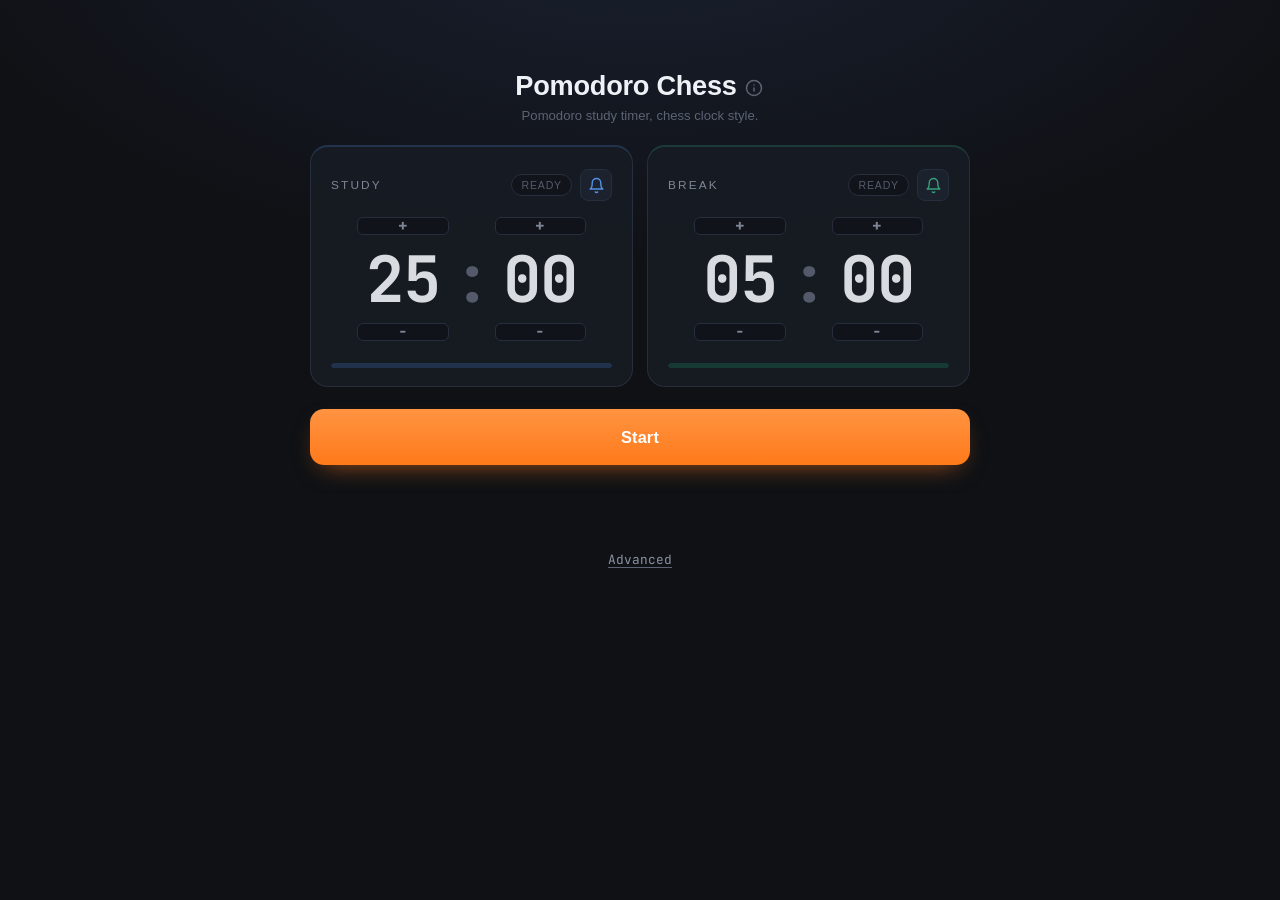
<file: index.html>
<!DOCTYPE html>
<html lang="en">
<head>
<meta charset="UTF-8">
<meta name="viewport" content="width=device-width, initial-scale=1.0, viewport-fit=cover">
<title>Pomodoro Chess</title>
<link rel="icon" href="data:image/svg+xml,<svg xmlns='http://www.w3.org/2000/svg' viewBox='0 0 100 100'><text y='.9em' font-size='90'>🍅</text></svg>">
<link rel="preconnect" href="https://fonts.googleapis.com">
<link rel="preconnect" href="https://fonts.gstatic.com" crossorigin>
<link href="https://fonts.googleapis.com/css2?family=JetBrains+Mono:wght@500;700&display=swap" rel="stylesheet">
<link rel="stylesheet" href="style.css">
</head>
<body>
  <div class="wrap">
    <header>
      <h1>Pomodoro Chess<button class="info-btn" id="infoBtn" type="button" aria-label="How it works" title="How it works"><svg viewBox="0 0 24 24" fill="none" stroke="currentColor" stroke-width="2" stroke-linecap="round" stroke-linejoin="round" aria-hidden="true"><circle cx="12" cy="12" r="10"/><line x1="12" y1="16" x2="12" y2="12"/><line x1="12" y1="8" x2="12.01" y2="8"/></svg></button></h1>
      <p class="subtitle">Pomodoro study timer, chess clock style.</p>
    </header>

    <div class="timer-section">
    <section class="cards">
      <div class="card-spotlight" id="cardSpotlight"></div>
      <div class="card idle" data-t="study" id="cardStudy">
        <div class="top">
          <span class="name">Study</span>
          <div style="display:flex;align-items:center;gap:8px;">
            <span class="pill" id="pillStudy">ready</span>
            <button class="sound-btn" id="studySoundBtn" type="button" aria-label="Ring when study ends" title="Ring when study ends">
              <svg class="icon-on" viewBox="0 0 24 24" fill="none" stroke="currentColor" stroke-width="2" stroke-linecap="round" stroke-linejoin="round" aria-hidden="true">
                <path d="M18 8A6 6 0 0 0 6 8c0 7-3 9-3 9h18s-3-2-3-9"/>
                <path d="M13.73 21a2 2 0 0 1-3.46 0"/>
              </svg>
              <svg class="icon-off" viewBox="0 0 24 24" fill="none" stroke="currentColor" stroke-width="2" stroke-linecap="round" stroke-linejoin="round" aria-hidden="true">
                <path d="M13.73 21a2 2 0 0 1-3.46 0"/>
                <path d="M18.63 13A17.89 17.89 0 0 1 18 8"/>
                <path d="M6.26 6.26A5.86 5.86 0 0 0 6 8c0 7-3 9-3 9h14"/>
                <path d="M18 8a6 6 0 0 0-9.33-5"/>
                <line x1="1" y1="1" x2="23" y2="23"/>
              </svg>
            </button>
          </div>
        </div>
        <div class="card-editor" id="studyEditor">
          <div class="stepper">
            <button class="step-btn" id="studyMinInc" type="button" aria-label="Increase study minutes">+</button>
            <input class="step-val" id="studyMinVal" type="text" inputmode="numeric" value="25" autocomplete="off" aria-label="Study minutes">
            <button class="step-btn" id="studyMinDec" type="button" aria-label="Decrease study minutes">−</button>
          </div>
          <span class="colon">:</span>
          <div class="stepper">
            <button class="step-btn" id="studySecInc" type="button" aria-label="Increase study seconds">+</button>
            <input class="step-val" id="studySecVal" type="text" inputmode="numeric" value="00" autocomplete="off" aria-label="Study seconds">
            <button class="step-btn" id="studySecDec" type="button" aria-label="Decrease study seconds">−</button>
          </div>
        </div>
        <div class="time hidden" id="timeStudy">25:00</div>
        <div class="bar hidden" id="barWrapStudy"><i id="barStudy"></i></div>
      </div>

      <div class="card idle" data-t="break" id="cardBreak">
        <div class="top">
          <span class="name">Break</span>
          <div style="display:flex;align-items:center;gap:8px;">
            <span class="pill" id="pillBreak">ready</span>
            <button class="sound-btn break-sound" id="breakSoundBtn" type="button" aria-label="Ring when break ends" title="Ring when break ends">
              <svg class="icon-on" viewBox="0 0 24 24" fill="none" stroke="currentColor" stroke-width="2" stroke-linecap="round" stroke-linejoin="round" aria-hidden="true">
                <path d="M18 8A6 6 0 0 0 6 8c0 7-3 9-3 9h18s-3-2-3-9"/>
                <path d="M13.73 21a2 2 0 0 1-3.46 0"/>
              </svg>
              <svg class="icon-off" viewBox="0 0 24 24" fill="none" stroke="currentColor" stroke-width="2" stroke-linecap="round" stroke-linejoin="round" aria-hidden="true">
                <path d="M13.73 21a2 2 0 0 1-3.46 0"/>
                <path d="M18.63 13A17.89 17.89 0 0 1 18 8"/>
                <path d="M6.26 6.26A5.86 5.86 0 0 0 6 8c0 7-3 9-3 9h14"/>
                <path d="M18 8a6 6 0 0 0-9.33-5"/>
                <line x1="1" y1="1" x2="23" y2="23"/>
              </svg>
            </button>
          </div>
        </div>
        <div class="card-editor" id="breakEditor">
          <div class="stepper">
            <button class="step-btn" id="breakMinInc" type="button" aria-label="Increase break minutes">+</button>
            <input class="step-val" id="breakMinVal" type="text" inputmode="numeric" value="05" autocomplete="off" aria-label="Break minutes">
            <button class="step-btn" id="breakMinDec" type="button" aria-label="Decrease break minutes">−</button>
          </div>
          <span class="colon">:</span>
          <div class="stepper">
            <button class="step-btn" id="breakSecInc" type="button" aria-label="Increase break seconds">+</button>
            <input class="step-val" id="breakSecVal" type="text" inputmode="numeric" value="00" autocomplete="off" aria-label="Break seconds">
            <button class="step-btn" id="breakSecDec" type="button" aria-label="Decrease break seconds">−</button>
          </div>
        </div>
        <div class="time hidden" id="timeBreak">05:00</div>
        <div class="bar hidden" id="barWrapBreak"><i id="barBreak"></i></div>
      </div>
    </section>

    <div class="modal-overlay" id="infoModal" role="dialog" aria-modal="true" aria-labelledby="modalTitle">
      <div class="modal">
        <button class="modal-close" id="modalClose" type="button" aria-label="Close">
          <svg viewBox="0 0 24 24" fill="none" stroke="currentColor" stroke-width="2" stroke-linecap="round" stroke-linejoin="round" aria-hidden="true"><line x1="18" y1="6" x2="6" y2="18"/><line x1="6" y1="6" x2="18" y2="18"/></svg>
        </button>
        <h2 id="modalTitle">Study ⇄ Break</h2>
        <p class="modal-eyebrow">How it works</p>

        <h3>Two timers, one active at a time</h3>
        <p>Press <strong>Start</strong> to begin studying. Press <strong>Switch to break</strong> to move to Break. Only one timer ticks at a time.</p>

        <h3>Study expires → break time banks up</h3>
        <p>When Study hits zero it resets and keeps running — a break block is <strong>added</strong> to Break. You choose when to take the break.</p>

        <h3>Break expires → study resumes</h3>
        <p>When Break runs out, Study takes over automatically.</p>
      </div>
    </div>

    <div class="actions">
      <button class="btn stop hidden" id="stopBtn" type="button">
        <svg viewBox="0 0 24 24" fill="none" stroke="currentColor" stroke-width="2" stroke-linecap="round" stroke-linejoin="round" aria-hidden="true">
          <path d="M3 3l18 18"/><path d="M18.5 14.5V11a6.5 6.5 0 0 0-9.2-5.9"/><path d="M6 8.2V11c0 3-1.5 4.2-2 5h11.5"/><path d="M10.3 21a2 2 0 0 0 3.4 0"/>
        </svg>
        Stop sound
      </button>
      <button class="btn primary" id="mainBtn" type="button">Start</button>
      <button class="btn ghost" id="resetBtn" type="button">Reset</button>
    </div>
    </div><!-- /.timer-section -->

    <button class="avanzate-toggle" id="avanzateToggle" type="button" aria-expanded="false">Advanced</button>

    <div class="avanzate-panel" id="avanzatePanel">
      <div class="stats-bar">
        <div class="stat-block">
          <span class="stat-label">Goal sound</span>
          <button class="sound-btn goal-sound-btn" id="goalSoundBtn" type="button" aria-label="Goal completion sound" title="Goal completion sound">
            <svg class="icon-on" viewBox="0 0 24 24" fill="none" stroke="currentColor" stroke-width="2" stroke-linecap="round" stroke-linejoin="round" aria-hidden="true">
              <path d="M18 8A6 6 0 0 0 6 8c0 7-3 9-3 9h18s-3-2-3-9"/>
              <path d="M13.73 21a2 2 0 0 1-3.46 0"/>
            </svg>
            <svg class="icon-off" viewBox="0 0 24 24" fill="none" stroke="currentColor" stroke-width="2" stroke-linecap="round" stroke-linejoin="round" aria-hidden="true">
              <path d="M13.73 21a2 2 0 0 1-3.46 0"/>
              <path d="M18.63 13A17.89 17.89 0 0 1 18 8"/>
              <path d="M6.26 6.26A5.86 5.86 0 0 0 6 8c0 7-3 9-3 9h14"/>
              <path d="M18 8a6 6 0 0 0-9.33-5"/>
              <line x1="1" y1="1" x2="23" y2="23"/>
            </svg>
          </button>
        </div>
        <div class="stat-divider"></div>
        <div class="stat-block">
          <span class="stat-label">Cycles</span>
          <div class="cycle-row">
            <span class="stat-num" id="statCycleCount">0</span>
            <span class="cycle-slash">/</span>
            <span class="stat-num" id="statCycleGoal">4</span>
          </div>
          <div class="goal-wrap">
            <button class="goal-btn" id="goalDec" type="button" aria-label="Decrease goal">−</button>
            <button class="goal-btn" id="goalInc" type="button" aria-label="Increase goal">+</button>
          </div>
        </div>
        <div class="stat-divider"></div>
        <div class="stat-block">
          <span class="stat-label">Streak</span>
          <span class="streak-val" id="statStreak">–</span>
          <span class="stat-label" style="margin-top:6px">Studied</span>
          <span class="streak-val" id="statTotalStudied">0:00</span>
        </div>
      </div>

      <div class="session-log" id="sessionLogDetails">
        <div class="log-summary">Today · <span id="statLogCount">0 cycles</span></div>
        <ol class="log-list" id="sessionLogList"></ol>
      </div>

      <div class="avanzate-controls">
        <button class="avanzate-clear" id="clearAllBtn" type="button">Clear all</button>
      </div>
    </div>

  </div>

<script src="app.js"></script>
</body>
</html>
</file>
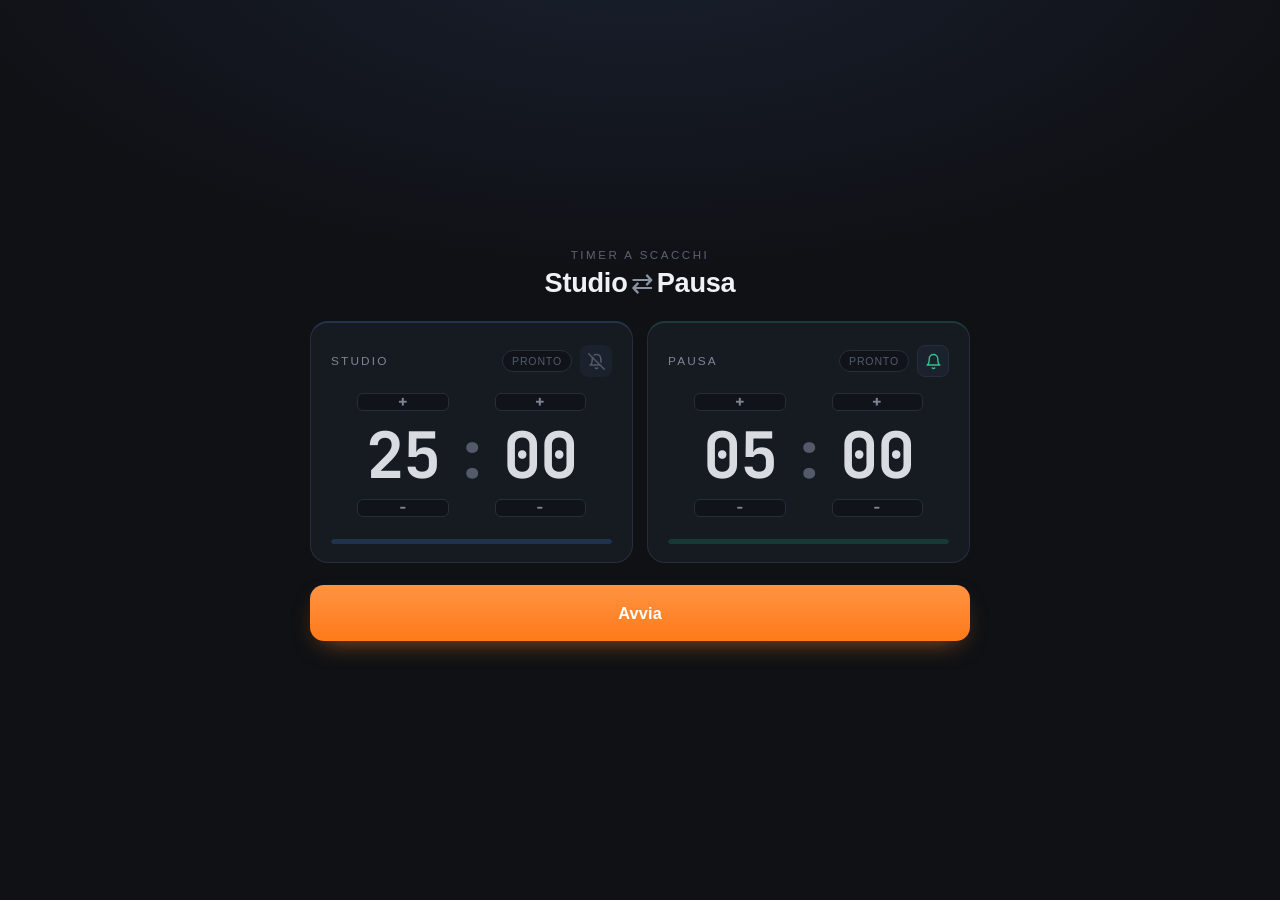
<file: pomodoro-scacchi.html>
<!DOCTYPE html>
<html lang="it">
<head>
<meta charset="UTF-8">
<meta name="viewport" content="width=device-width, initial-scale=1.0, viewport-fit=cover">
<title>Studio ⇄ Pausa — timer a scacchi</title>
<link rel="preconnect" href="https://fonts.googleapis.com">
<link rel="preconnect" href="https://fonts.gstatic.com" crossorigin>
<link href="https://fonts.googleapis.com/css2?family=JetBrains+Mono:wght@500;700&display=swap" rel="stylesheet">
<style>
  :root{
    --bg:#0f1115;
    --bg2:#11141b;
    --surface:#171b23;
    --surface-2:#1e2430;
    --line:#2a3140;
    --text:#eef1f6;
    --muted:#8b93a3;
    --faint:#5c6373;
    --study:#5b9dff;
    --study-glow:rgba(91,157,255,.30);
    --break:#33d39a;
    --break-glow:rgba(51,211,154,.28);
    --orange:#ff7a1a;
    --orange-2:#ff9342;
    --orange-press:#e5680a;
    --red:#ff4d52;
    --red-2:#ff7378;
    --radius:18px;
    --mono:"JetBrains Mono",ui-monospace,SFMono-Regular,Menlo,Consolas,monospace;
    --sans:-apple-system,BlinkMacSystemFont,"Segoe UI",Roboto,Helvetica,Arial,sans-serif;
  }

  *{box-sizing:border-box;}
  html,body{height:100%;}
  body{
    margin:0;
    font-family:var(--sans);
    color:var(--text);
    background:
      radial-gradient(1200px 600px at 50% -10%, #1a2030 0%, transparent 60%),
      var(--bg);
    -webkit-font-smoothing:antialiased;
    display:flex;
    justify-content:center;
    padding:max(20px,env(safe-area-inset-top)) 18px calc(28px + env(safe-area-inset-bottom));
  }

  .wrap{
    width:100%;
    max-width:660px;
    margin:auto;
    display:flex;
    flex-direction:column;
    gap:22px;
  }

  /* ---- header ---- */
  header{text-align:center;}
  .eyebrow{
    font-size:.72rem;
    letter-spacing:.22em;
    text-transform:uppercase;
    color:var(--faint);
    margin:0 0 6px;
  }
  h1{
    margin:0;
    font-size:clamp(1.35rem,5vw,1.7rem);
    font-weight:700;
    letter-spacing:-.01em;
  }
  h1 .swap{color:var(--muted);font-weight:500;padding:0 .12em;}

  /* ---- timer cards ---- */
  .cards{
    display:grid;
    grid-template-columns:repeat(auto-fit,minmax(225px,1fr));
    gap:14px;
  }
  .card{
    position:relative;
    background:var(--surface);
    border:1px solid var(--line);
    border-radius:var(--radius);
    padding:22px 20px 18px;
    overflow:hidden;
    transition:border-color .25s, background .25s, box-shadow .35s, opacity .25s, transform .25s;
  }
  .card .top{
    display:flex;
    align-items:center;
    justify-content:space-between;
    margin-bottom:8px;
  }
  .card .name{
    font-size:.74rem;
    letter-spacing:.18em;
    text-transform:uppercase;
    color:var(--muted);
  }
  .pill{
    font-size:.66rem;
    letter-spacing:.08em;
    text-transform:uppercase;
    padding:4px 9px;
    border-radius:999px;
    color:var(--faint);
    border:1px solid var(--line);
    background:var(--bg2);
    white-space:nowrap;
  }
  .time{
    font-family:var(--mono);
    font-weight:700;
    font-size:clamp(2.9rem,13vw,4rem);
    line-height:1;
    letter-spacing:-.02em;
    color:var(--text);
    font-variant-numeric:tabular-nums;
    transition:color .25s;
  }
  .bar{
    margin-top:16px;
    height:5px;
    border-radius:999px;
    background:var(--bg2);
    overflow:hidden;
  }
  .bar > i{
    display:block;
    height:100%;
    width:100%;
    border-radius:999px;
    background:var(--faint);
    transition:width .25s linear, background .25s;
  }

  /* study / break identity */
  .card[data-t="study"]{border-top:2px solid rgba(91,157,255,.22);}
  .card[data-t="break"]{border-top:2px solid rgba(51,211,154,.20);}
  .card[data-t="study"] .dot-c{background:var(--study);}
  .card[data-t="break"] .dot-c{background:var(--break);}

  /* active state */
  .card.active{background:var(--surface-2);}
  .card[data-t="study"].active{
    border-color:var(--study);
    box-shadow:0 0 0 1px var(--study), 0 14px 40px -12px var(--study-glow);
  }
  .card[data-t="break"].active{
    border-color:var(--break);
    box-shadow:0 0 0 1px var(--break), 0 14px 40px -12px var(--break-glow);
  }
  .card[data-t="study"].active .time{color:#bcd6ff;}
  .card[data-t="break"].active .time{color:#a9f0d6;}
  .card[data-t="study"].active .bar > i{background:var(--study);}
  .card[data-t="break"].active .bar > i{background:var(--break);}
  .card[data-t="study"].active .pill{color:#bcd6ff;border-color:var(--study);background:transparent;}
  .card[data-t="break"].active .pill{color:#a9f0d6;border-color:var(--break);background:transparent;}
  .card.active{animation:breathe 2.6s ease-in-out infinite;}
  @keyframes breathe{50%{transform:translateY(-2px);}}

  /* waiting (running, not active) */
  .card.waiting{opacity:.62;}
  .card.waiting .time{color:var(--muted);}

  /* finished / used up */
  .card.done{opacity:.5;filter:saturate(.4);}
  .card.done .time{color:var(--faint);}
  .card.done .pill{color:#ffb0b3;border-color:#5a2b2d;background:transparent;}
  .card.done .bar > i{background:var(--faint);}

  /* idle */
  .card.idle{opacity:.9;}

  /* ---- actions ---- */
  .actions{display:flex;flex-direction:column;gap:10px;}
  .btn{
    font-family:var(--sans);
    font-size:1.02rem;
    font-weight:600;
    border:0;
    border-radius:14px;
    min-height:56px;
    padding:0 20px;
    cursor:pointer;
    color:#fff;
    letter-spacing:.01em;
    transition:transform .06s, filter .15s, background .15s, opacity .15s;
    -webkit-tap-highlight-color:transparent;
  }
  .btn:active{transform:scale(.985);}
  .btn:focus-visible{outline:3px solid #ffffff8c;outline-offset:2px;}

  .btn.primary{
    background:linear-gradient(180deg,var(--orange-2),var(--orange));
    box-shadow:0 10px 26px -12px rgba(255,122,26,.7);
  }
  .btn.primary:hover{filter:brightness(1.05);}
  .btn.primary:active{background:var(--orange-press);}
  .btn.primary:disabled{
    cursor:not-allowed;
    background:var(--surface-2);
    color:var(--faint);
    box-shadow:none;
    border:1px solid var(--line);
  }

  .btn.stop{
    background:linear-gradient(180deg,var(--red-2),var(--red));
    box-shadow:0 10px 30px -10px rgba(255,77,82,.6);
    display:flex;align-items:center;justify-content:center;gap:9px;
    animation:alarm 1s ease-in-out infinite;
  }
  .btn.stop svg{width:20px;height:20px;flex:0 0 auto;}
  @keyframes alarm{50%{filter:brightness(1.18);transform:scale(1.012);}}

  .btn.ghost{
    background:transparent;
    color:var(--muted);
    border:1px solid var(--line);
    min-height:48px;
    font-weight:500;
  }
  .btn.ghost:hover{color:var(--text);border-color:var(--faint);}

  .hidden{display:none !important;}

  /* ---- card editor (stato idle) ---- */
  .stepper{display:flex;flex-direction:column;align-items:center;}
  .step-btn{
    font-family:var(--mono);font-size:1rem;font-weight:700;
    width:100%;height:18px;padding:0;
    border:1px solid var(--line);border-radius:6px;
    background:var(--bg2);color:var(--muted);
    cursor:pointer;display:flex;align-items:center;justify-content:center;
    line-height:1;
    transition:height .32s ease, opacity .22s ease, margin .32s ease, background .12s, color .12s;
    -webkit-tap-highlight-color:transparent;flex:0 0 auto;
    overflow:hidden;margin:2px 0;
  }
  .step-btn:hover{background:var(--surface-2);color:var(--text);}
  .step-btn:active{background:var(--line);}
  body.running .step-btn{height:0;margin:0;opacity:0;pointer-events:none;}
  body.running .card-editor .step-val{pointer-events:none;}
  .card[data-t="study"].active .card-editor .step-val{color:#bcd6ff;transition:color .25s;}
  .card[data-t="break"].active .card-editor .step-val{color:#a9f0d6;transition:color .25s;}
  .card.waiting .card-editor .step-val{color:var(--muted);}
  .card.done .card-editor .step-val{color:var(--faint);}
  .card[data-t="study"].active .card-editor .colon{color:rgba(91,157,255,.5);transition:color .25s;}
  .card[data-t="break"].active .card-editor .colon{color:rgba(51,211,154,.5);transition:color .25s;}
  .card.waiting .card-editor .colon{color:var(--faint);}
  .card.done .card-editor .colon{color:var(--faint);}
  .card-editor{
    display:flex;align-items:center;justify-content:center;
    gap:4px;padding:6px 0 4px;
  }
  .card-editor .colon{
    font-family:var(--mono);font-size:clamp(2.9rem,13vw,4rem);
    font-weight:700;color:var(--faint);line-height:1;
  }
  .card-editor .step-val{
    font-family:var(--mono);font-size:clamp(2.9rem,13vw,4rem);
    font-weight:700;color:var(--text);
    width:2.4ch;text-align:center;
    background:transparent;border:0;padding:0;
    -moz-appearance:textfield;appearance:textfield;
    letter-spacing:-.02em;font-variant-numeric:tabular-nums;line-height:1;
  }
  .card-editor .step-val::-webkit-outer-spin-button,
  .card-editor .step-val::-webkit-inner-spin-button{-webkit-appearance:none;margin:0;}
  .card-editor .step-val:focus{outline:none;}
  .card-editor .step-val:focus-visible{outline:2px solid #ffffff66;border-radius:4px;}
  .card[data-t="study"].idle .bar > i{background:rgba(91,157,255,.25);}
  .card[data-t="break"].idle .bar > i{background:rgba(51,211,154,.22);}

  /* ---- sound icon button ---- */
  .sound-btn{
    background:var(--surface-2);
    border:1px solid var(--line);
    border-radius:8px;
    padding:0;
    cursor:pointer;color:var(--study);
    width:32px;height:32px;
    display:flex;align-items:center;justify-content:center;
    flex:0 0 auto;
    -webkit-tap-highlight-color:transparent;
    transition:color .15s,background .15s,border-color .15s,box-shadow .15s;
  }
  .sound-btn:hover{background:var(--line);border-color:var(--faint);}
  .sound-btn:active{transform:scale(.93);}
  .sound-btn svg{width:17px;height:17px;}
  .sound-btn.muted{color:var(--faint);border-color:transparent;}
  .sound-btn .icon-off{display:none;}
  .sound-btn.muted .icon-on{display:none;}
  .sound-btn.muted .icon-off{display:block;}
  .sound-btn.break-sound{color:var(--break);}
  .sound-btn.break-sound.muted{color:var(--faint);}

  /* ---- footnote ---- */
  .note{
    text-align:center;color:var(--faint);font-size:.8rem;line-height:1.55;
    margin:0;
  }
  .note b{color:var(--muted);font-weight:600;}

  /* ringing vignette */
  body::after{
    content:"";position:fixed;inset:0;pointer-events:none;
    box-shadow:inset 0 0 120px 12px rgba(255,77,82,0);
    transition:box-shadow .3s;z-index:5;
  }
  body.ringing::after{
    box-shadow:inset 0 0 120px 14px rgba(255,77,82,.22);
    animation:vig 1s ease-in-out infinite;
  }
  @keyframes vig{50%{box-shadow:inset 0 0 150px 18px rgba(255,77,82,.30);}}

  /* ---- reset button slide-in ---- */
  #resetBtn{
    min-height:0;
    max-height:0;
    opacity:0;
    overflow:hidden;
    pointer-events:none;
    margin-top:-10px;
    transition:max-height .35s ease, opacity .28s ease, margin-top .35s ease;
  }
  body.running #resetBtn{
    min-height:48px;
    max-height:56px;
    opacity:1;
    pointer-events:auto;
    margin-top:0;
  }

  @media (prefers-reduced-motion: reduce){
    *{animation:none !important;}
    .btn:active{transform:none;}
  }
</style>
</head>
<body>
  <div class="wrap">
    <header>
      <p class="eyebrow">Timer a scacchi</p>
      <h1>Studio<span class="swap">⇄</span>Pausa</h1>
    </header>

    <section class="cards">
      <div class="card idle" data-t="study" id="cardStudy">
        <div class="top">
          <span class="name">Studio</span>
          <div style="display:flex;align-items:center;gap:8px;">
            <span class="pill" id="pillStudy">pronto</span>
            <button class="sound-btn muted" id="studySoundBtn" type="button" aria-label="Suona quando finisce studio" title="Suona quando finisce studio">
              <svg class="icon-on" viewBox="0 0 24 24" fill="none" stroke="currentColor" stroke-width="2" stroke-linecap="round" stroke-linejoin="round" aria-hidden="true">
                <path d="M18 8A6 6 0 0 0 6 8c0 7-3 9-3 9h18s-3-2-3-9"/>
                <path d="M13.73 21a2 2 0 0 1-3.46 0"/>
              </svg>
              <svg class="icon-off" viewBox="0 0 24 24" fill="none" stroke="currentColor" stroke-width="2" stroke-linecap="round" stroke-linejoin="round" aria-hidden="true">
                <path d="M13.73 21a2 2 0 0 1-3.46 0"/>
                <path d="M18.63 13A17.89 17.89 0 0 1 18 8"/>
                <path d="M6.26 6.26A5.86 5.86 0 0 0 6 8c0 7-3 9-3 9h14"/>
                <path d="M18 8a6 6 0 0 0-9.33-5"/>
                <line x1="1" y1="1" x2="23" y2="23"/>
              </svg>
            </button>
          </div>
        </div>
        <div class="card-editor" id="studyEditor">
          <div class="stepper">
            <button class="step-btn" id="studyMinInc" type="button" aria-label="Aumenta minuti studio">+</button>
            <input class="step-val" id="studyMinVal" type="text" inputmode="numeric" value="25" autocomplete="off" aria-label="Minuti studio">
            <button class="step-btn" id="studyMinDec" type="button" aria-label="Diminuisci minuti studio">−</button>
          </div>
          <span class="colon">:</span>
          <div class="stepper">
            <button class="step-btn" id="studySecInc" type="button" aria-label="Aumenta secondi studio">+</button>
            <input class="step-val" id="studySecVal" type="text" inputmode="numeric" value="00" autocomplete="off" aria-label="Secondi studio">
            <button class="step-btn" id="studySecDec" type="button" aria-label="Diminuisci secondi studio">−</button>
          </div>
        </div>
        <div class="time hidden" id="timeStudy">25:00</div>
        <div class="bar hidden" id="barWrapStudy"><i id="barStudy"></i></div>
      </div>

      <div class="card idle" data-t="break" id="cardBreak">
        <div class="top">
          <span class="name">Pausa</span>
          <div style="display:flex;align-items:center;gap:8px;">
            <span class="pill" id="pillBreak">pronto</span>
            <button class="sound-btn break-sound" id="breakSoundBtn" type="button" aria-label="Suona quando finisce pausa" title="Suona quando finisce pausa">
              <svg class="icon-on" viewBox="0 0 24 24" fill="none" stroke="currentColor" stroke-width="2" stroke-linecap="round" stroke-linejoin="round" aria-hidden="true">
                <path d="M18 8A6 6 0 0 0 6 8c0 7-3 9-3 9h18s-3-2-3-9"/>
                <path d="M13.73 21a2 2 0 0 1-3.46 0"/>
              </svg>
              <svg class="icon-off" viewBox="0 0 24 24" fill="none" stroke="currentColor" stroke-width="2" stroke-linecap="round" stroke-linejoin="round" aria-hidden="true">
                <path d="M13.73 21a2 2 0 0 1-3.46 0"/>
                <path d="M18.63 13A17.89 17.89 0 0 1 18 8"/>
                <path d="M6.26 6.26A5.86 5.86 0 0 0 6 8c0 7-3 9-3 9h14"/>
                <path d="M18 8a6 6 0 0 0-9.33-5"/>
                <line x1="1" y1="1" x2="23" y2="23"/>
              </svg>
            </button>
          </div>
        </div>
        <div class="card-editor" id="breakEditor">
          <div class="stepper">
            <button class="step-btn" id="breakMinInc" type="button" aria-label="Aumenta minuti pausa">+</button>
            <input class="step-val" id="breakMinVal" type="text" inputmode="numeric" value="05" autocomplete="off" aria-label="Minuti pausa">
            <button class="step-btn" id="breakMinDec" type="button" aria-label="Diminuisci minuti pausa">−</button>
          </div>
          <span class="colon">:</span>
          <div class="stepper">
            <button class="step-btn" id="breakSecInc" type="button" aria-label="Aumenta secondi pausa">+</button>
            <input class="step-val" id="breakSecVal" type="text" inputmode="numeric" value="00" autocomplete="off" aria-label="Secondi pausa">
            <button class="step-btn" id="breakSecDec" type="button" aria-label="Diminuisci secondi pausa">−</button>
          </div>
        </div>
        <div class="time hidden" id="timeBreak">05:00</div>
        <div class="bar hidden" id="barWrapBreak"><i id="barBreak"></i></div>
      </div>
    </section>

    <div class="actions">
      <button class="btn stop hidden" id="stopBtn" type="button">
        <svg viewBox="0 0 24 24" fill="none" stroke="currentColor" stroke-width="2" stroke-linecap="round" stroke-linejoin="round" aria-hidden="true">
          <path d="M3 3l18 18"/><path d="M18.5 14.5V11a6.5 6.5 0 0 0-9.2-5.9"/><path d="M6 8.2V11c0 3-1.5 4.2-2 5h11.5"/><path d="M10.3 21a2 2 0 0 0 3.4 0"/>
        </svg>
        Ferma suono
      </button>
      <button class="btn primary" id="mainBtn" type="button">Avvia</button>
      <button class="btn ghost" id="resetBtn" type="button">Reset</button>
    </div>


  </div>

<script>
(function(){
  "use strict";

  // ---------- elements ----------
  const $ = id => document.getElementById(id);
  const cardStudy=$("cardStudy"), cardBreak=$("cardBreak");
  const timeStudy=$("timeStudy"), timeBreak=$("timeBreak");
  const pillStudy=$("pillStudy"), pillBreak=$("pillBreak");
  const barStudy=$("barStudy"), barBreak=$("barBreak");
  const mainBtn=$("mainBtn"), stopBtn=$("stopBtn"), resetBtn=$("resetBtn");
  const studySoundBtn=$("studySoundBtn"), breakSoundBtn=$("breakSoundBtn");
  const studyEditor=$("studyEditor"), breakEditor=$("breakEditor");
  const barWrapStudy=$("barWrapStudy"), barWrapBreak=$("barWrapBreak");
  const studyMinVal=$("studyMinVal"), studySecVal=$("studySecVal");
  const breakMinVal=$("breakMinVal"), breakSecVal=$("breakSecVal");
  const studyMinDec=$("studyMinDec"), studyMinInc=$("studyMinInc");
  const studySecDec=$("studySecDec"), studySecInc=$("studySecInc");
  const breakMinDec=$("breakMinDec"), breakMinInc=$("breakMinInc");
  const breakSecDec=$("breakSecDec"), breakSecInc=$("breakSecInc");

  // ---------- stepper state ----------
  let sMin=25, sSec=0, bMin=5, bSec=0;
  let studySoundEnabled=false, breakSoundEnabled=true;

  // ---------- state ----------
  let phase="idle";          // "idle" | "running"
  let active="study";        // "study" | "break"
  let studyTotal=1500, breakTotal=300;
  let studyRem=1500, breakRem=300;
  let studyDone=false, breakDone=false;
  let ringing=false;
  let lastTs=0, loopId=null;

  // ---------- helpers ----------
  function fmt(sec){
    sec=Math.max(0,Math.ceil(sec));
    const m=Math.floor(sec/60), s=sec%60;
    return String(m).padStart(2,"0")+":"+String(s).padStart(2,"0");
  }
  function fmtN(n,pad){ return String(n).padStart(pad,"0"); }
  function clamp(v,min,max){ v=parseInt(v,10); return isNaN(v)?min:Math.max(min,Math.min(max,v)); }
  function readInputs(){
    studyTotal=Math.max(1, sMin*60+sSec);
    breakTotal=Math.max(1, bMin*60+bSec);
  }
  function stepVal(cur,delta,min,max){ return Math.max(min,Math.min(max,cur+delta)); }
  function applyStep(){
    readInputs();
    if(phase==="idle"){
      studyRem=studyTotal; breakRem=breakTotal;
    }
    renderSteppers();
    render();
  }
  function renderSteppers(){
    const ae=document.activeElement;
    if(ae!==studyMinVal) studyMinVal.value=String(sMin).padStart(2,"0");
    if(ae!==studySecVal) studySecVal.value=String(sSec).padStart(2,"0");
    if(ae!==breakMinVal) breakMinVal.value=String(bMin).padStart(2,"0");
    if(ae!==breakSecVal) breakSecVal.value=String(bSec).padStart(2,"0");
  }

  // ---------- audio (melodic chime) ----------
  const NOTES=[523.25,659.25,783.99,1046.5]; // C5 E5 G5 C6 – major arpeggio
  const NOTE_SPACING=0.34;   // seconds between note onsets
  const PHRASE_INTERVAL=3200; // ms between phrase starts
  let actx=null, melodyTimer=null;

  function ensureCtx(){
    if(!actx) actx=new (window.AudioContext||window.webkitAudioContext)();
    if(actx.state==="suspended") actx.resume();
  }
  function playNote(freq,startTime){
    const osc=actx.createOscillator(), gain=actx.createGain();
    osc.type="sine";
    osc.frequency.value=freq;
    const t=startTime;
    gain.gain.setValueAtTime(0.001,t);
    gain.gain.exponentialRampToValueAtTime(0.20,t+0.012);
    gain.gain.exponentialRampToValueAtTime(0.001,t+1.1);
    osc.connect(gain); gain.connect(actx.destination);
    osc.start(t); osc.stop(t+1.15);
  }
  function playPhrase(){
    if(!actx) return;
    const now=actx.currentTime+0.02;
    NOTES.forEach((freq,i)=>playNote(freq,now+i*NOTE_SPACING));
  }
  function startSound(){
    ensureCtx();
    if(ringing) return;
    ringing=true;
    playPhrase();
    melodyTimer=setInterval(playPhrase,PHRASE_INTERVAL);
    render();
  }
  function stopSound(){
    ringing=false;
    if(melodyTimer){ clearInterval(melodyTimer); melodyTimer=null; }
    render();
  }

  // ---------- core loop ----------
  function ensureLoop(){ if(loopId==null) loopId=setInterval(tick,200); }
  function tick(){
    if(phase!=="running") return;
    const now=performance.now();
    const dt=(now-lastTs)/1000;
    lastTs=now;
    if(active==="study"){
      studyRem=Math.max(0,studyRem-dt);
      if(studyRem<=0 && !studyDone) return finish("study");
    }else{
      breakRem=Math.max(0,breakRem-dt);
      if(breakRem<=0 && !breakDone) return finish("break");
    }
    render();
  }

  function finish(which){
    // RULE: study finishes but pause still has time ->
    // do NOT switch to pause. Reset study and bank one pause block onto pause remaining.
    if(which==="study" && breakRem>0 && !breakDone){
      studyRem=studyTotal;
      studyDone=false;
      breakRem=breakRem+breakTotal;
      active="study";
      lastTs=performance.now();
      if(studySoundEnabled) startSound();
      render();
      return;
    }

    if(which==="study") studyDone=true; else breakDone=true;
    if(which==="break" && breakSoundEnabled) startSound();
    if(which==="study" && studySoundEnabled) startSound();
    if(studyDone && breakDone){
      // both used up -> reset whole session, study runs again
      studyRem=studyTotal; breakRem=breakTotal;
      studyDone=false; breakDone=false;
      active="study";
    }else{
      // hand over to the other timer automatically
      active = (which==="study") ? "break" : "study";
    }
    lastTs=performance.now();
    render();
  }

  // ---------- actions ----------
  function startSession(){
    readInputs();
    studyRem=studyTotal; breakRem=breakTotal;
    studyDone=false; breakDone=false;
    active="study"; phase="running";
    lastTs=performance.now();
    ensureLoop();
    render();
  }
  function switchActive(){
    if(phase!=="running") return;
    if(active==="study" && breakDone) return;   // can't go to a used-up timer
    if(active==="break" && studyDone) return;
    active = (active==="study") ? "break" : "study";
    lastTs=performance.now();
    render();
  }
  function resetAll(){
    phase="idle";
    stopSound();
    readInputs();
    studyRem=studyTotal; breakRem=breakTotal;
    studyDone=false; breakDone=false;
    active="study";
    render();
  }

  // ---------- render ----------
  function cardClass(card,t){
    const isActive = phase==="running" && active===t;
    const isDone   = (t==="study") ? studyDone : breakDone;
    card.classList.toggle("active", isActive);
    card.classList.toggle("done",  isDone && !isActive);
    card.classList.toggle("waiting", phase==="running" && !isActive && !isDone);
    card.classList.toggle("idle", phase==="idle");
  }
  function pillText(t){
    const isActive = phase==="running" && active===t;
    const isDone   = (t==="study") ? studyDone : breakDone;
    if(phase==="idle") return "pronto";
    if(isDone) return "esaurito";
    if(isActive) return "in corso";
    return "in attesa";
  }
  function render(){
    timeStudy.textContent=fmt(studyRem);
    timeBreak.textContent=fmt(breakRem);

    cardClass(cardStudy,"study"); cardClass(cardBreak,"break");
    pillStudy.textContent=pillText("study");
    pillBreak.textContent=pillText("break");

    barStudy.style.width=(phase==="idle"?1:(studyTotal>0? Math.max(0,Math.min(1,studyRem/studyTotal)):0))*100+"%";
    barBreak.style.width=(phase==="idle"?1:(breakTotal>0? Math.max(0,Math.min(1,breakRem/breakTotal)):0))*100+"%";

    if(phase==="idle"){
      mainBtn.textContent="Avvia"; mainBtn.disabled=false;
    }else if(active==="study"){
      mainBtn.textContent="Passa a pausa"; mainBtn.disabled=breakDone;
    }else{
      mainBtn.textContent="Riprendi studio"; mainBtn.disabled=studyDone;
    }

    stopBtn.classList.toggle("hidden", !ringing);

    const isIdle = phase==="idle";
    document.body.classList.toggle("running", !isIdle);

    if(!isIdle){
      const sS=Math.max(0,Math.ceil(studyRem));
      studyMinVal.value=String(Math.floor(sS/60)).padStart(2,"0");
      studySecVal.value=String(sS%60).padStart(2,"0");
      const bS=Math.max(0,Math.ceil(breakRem));
      breakMinVal.value=String(Math.floor(bS/60)).padStart(2,"0");
      breakSecVal.value=String(bS%60).padStart(2,"0");
      [studyMinVal,studySecVal,breakMinVal,breakSecVal].forEach(el=>el.readOnly=true);
    }else{
      [studyMinVal,studySecVal,breakMinVal,breakSecVal].forEach(el=>el.readOnly=false);
      renderSteppers();
    }

    barWrapStudy.classList.toggle("hidden", false);
    barWrapBreak.classList.toggle("hidden", false);

    document.body.classList.toggle("ringing", ringing);

    if(phase==="idle"){
      document.title="Studio ⇄ Pausa — timer a scacchi";
    }else{
      const activeRem = active==="study" ? studyRem : breakRem;
      const label     = active==="study" ? "Studio" : "Pausa";
      document.title  = fmt(activeRem)+" "+label;
    }
  }

  // ---------- wiring ----------
  mainBtn.addEventListener("click", ()=>{
    ensureCtx();                          // unlock audio on user gesture
    if(phase==="idle") startSession(); else switchActive();
  });
  stopBtn.addEventListener("click", ()=>{ ensureCtx(); stopSound(); });
  resetBtn.addEventListener("click", ()=>{ ensureCtx(); resetAll(); });

  studyMinDec.addEventListener("click",()=>{ sMin=stepVal(sMin,-1,0,999); applyStep(); });
  studyMinInc.addEventListener("click",()=>{ sMin=stepVal(sMin,+1,0,999); applyStep(); });
  studySecDec.addEventListener("click",()=>{ sSec=stepVal(sSec,-1,0,59); applyStep(); });
  studySecInc.addEventListener("click",()=>{ sSec=stepVal(sSec,+1,0,59); applyStep(); });
  breakMinDec.addEventListener("click",()=>{ bMin=stepVal(bMin,-1,0,999); applyStep(); });
  breakMinInc.addEventListener("click",()=>{ bMin=stepVal(bMin,+1,0,999); applyStep(); });
  breakSecDec.addEventListener("click",()=>{ bSec=stepVal(bSec,-1,0,59); applyStep(); });
  breakSecInc.addEventListener("click",()=>{ bSec=stepVal(bSec,+1,0,59); applyStep(); });

  studyMinVal.addEventListener("input",()=>{ sMin=clamp(studyMinVal.value,0,999); applyStep(); });
  studySecVal.addEventListener("input",()=>{ sSec=clamp(studySecVal.value,0,59);  applyStep(); });
  breakMinVal.addEventListener("input",()=>{ bMin=clamp(breakMinVal.value,0,999); applyStep(); });
  breakSecVal.addEventListener("input",()=>{ bSec=clamp(breakSecVal.value,0,59);  applyStep(); });

  [studyMinVal,studySecVal,breakMinVal,breakSecVal].forEach(el=>{
    el.addEventListener("blur",()=>{ if(phase==="idle") renderSteppers(); });
  });

  studySoundBtn.addEventListener("click", ()=>{
    studySoundEnabled=!studySoundEnabled;
    studySoundBtn.classList.toggle("muted",!studySoundEnabled);
  });
  breakSoundBtn.addEventListener("click", ()=>{
    breakSoundEnabled=!breakSoundEnabled;
    breakSoundBtn.classList.toggle("muted",!breakSoundEnabled);
  });

  document.addEventListener("visibilitychange", ()=>{ if(!document.hidden && ringing) ensureCtx(); });

  readInputs();
  studyRem=studyTotal; breakRem=breakTotal;
  renderSteppers();
  render();
})();
</script>
</body>
</html>
</file>
<file: style.css>
:root{
  --bg:#0f1115;
  --bg2:#11141b;
  --surface:#171b23;
  --surface-2:#1e2430;
  --line:#2a3140;
  --text:#eef1f6;
  --muted:#8b93a3;
  --faint:#5c6373;
  --study:#5b9dff;
  --study-glow:rgba(91,157,255,.30);
  --break:#33d39a;
  --break-glow:rgba(51,211,154,.28);
  --orange:#ff7a1a;
  --orange-2:#ff9342;
  --orange-press:#e5680a;
  --red:#ff4d52;
  --red-2:#ff7378;
  --radius:18px;
  --mono:"JetBrains Mono",ui-monospace,SFMono-Regular,Menlo,Consolas,monospace;
  --sans:-apple-system,BlinkMacSystemFont,"Segoe UI",Roboto,Helvetica,Arial,sans-serif;
}

*{box-sizing:border-box;}
html{min-height:100%;}
body{min-height:100%;}
body{
  margin:0;
  font-family:var(--sans);
  color:var(--text);
  background:
    radial-gradient(1200px 600px at 50% -10%, #1a2030 0%, transparent 60%),
    var(--bg);
  -webkit-font-smoothing:antialiased;
  display:flex;
  justify-content:center;
  padding:max(20px,env(safe-area-inset-top)) 18px calc(28px + env(safe-area-inset-bottom));
}

.wrap{
  width:100%;
  max-width:660px;
  margin:50px auto 0;
  display:flex;
  flex-direction:column;
  gap:22px;
}

/* ---- header ---- */
header{text-align:center;}
.eyebrow{
  font-size:.72rem;
  letter-spacing:.22em;
  text-transform:uppercase;
  color:var(--faint);
  margin:0 0 6px;
}
h1{
  margin:0;
  font-size:clamp(1.35rem,5vw,1.7rem);
  font-weight:700;
  letter-spacing:-.01em;
}
h1 .swap{color:var(--muted);font-weight:500;padding:0 .12em;}
.subtitle{margin:6px 0 0;font-size:.82rem;color:var(--faint);}

/* ---- timer section (cards + actions) ---- */
.timer-section{
  display:flex;
  flex-direction:column;
  gap:22px;
  min-height:380px;
}

/* ---- timer cards ---- */
.cards{
  display:grid;
  grid-template-columns:repeat(auto-fit,minmax(225px,1fr));
  gap:14px;
  position:relative;
  isolation:isolate;
}
.card{
  position:relative;
  z-index:1;
  background:var(--surface);
  border:1px solid var(--line);
  border-radius:var(--radius);
  padding:22px 20px 18px;
  overflow:hidden;
  transition:border-color .25s, background .25s, box-shadow .35s, opacity .25s, transform .25s;
}

/* ---- spotlight (sliding panel of light) ---- */
.card-spotlight{
  position:absolute;
  z-index:2;
  pointer-events:none;
  border-radius:var(--radius);
  border:1px solid transparent;
  opacity:0;
  transition:
    left   .09s cubic-bezier(.4,0,.2,1),
    top    .09s cubic-bezier(.4,0,.2,1),
    width  .09s cubic-bezier(.4,0,.2,1),
    height .09s cubic-bezier(.4,0,.2,1),
    background  .12s ease,
    box-shadow  .12s ease,
    border-color .12s ease,
    opacity .12s ease;
}
.card-spotlight.visible{opacity:1;}
.card-spotlight.slow-intro{
  transition:
    left   .09s cubic-bezier(.4,0,.2,1),
    top    .09s cubic-bezier(.4,0,.2,1),
    width  .09s cubic-bezier(.4,0,.2,1),
    height .09s cubic-bezier(.4,0,.2,1),
    background  .12s ease,
    box-shadow  .12s ease,
    border-color .12s ease,
    opacity 1.1s ease;
}
.card-spotlight.study{
  background:rgba(91,157,255,.07);
  border-color:rgba(91,157,255,.45);
  box-shadow:
    0 0 0 1px rgba(91,157,255,.25),
    0 0 55px 22px rgba(91,157,255,.14),
    inset 0 0 40px rgba(91,157,255,.04);
}
.card-spotlight.break{
  background:rgba(51,211,154,.06);
  border-color:rgba(51,211,154,.40);
  box-shadow:
    0 0 0 1px rgba(51,211,154,.22),
    0 0 55px 22px rgba(51,211,154,.12),
    inset 0 0 40px rgba(51,211,154,.03);
}
.card .top{
  display:flex;
  align-items:center;
  justify-content:space-between;
  margin-bottom:8px;
}
.card .name{
  font-size:.74rem;
  letter-spacing:.18em;
  text-transform:uppercase;
  color:var(--muted);
}
.pill{
  font-size:.66rem;
  letter-spacing:.08em;
  text-transform:uppercase;
  padding:4px 9px;
  border-radius:999px;
  color:var(--faint);
  border:1px solid var(--line);
  background:var(--bg2);
  white-space:nowrap;
}
.time{
  font-family:var(--mono);
  font-weight:700;
  font-size:clamp(2.9rem,13vw,4rem);
  line-height:1;
  letter-spacing:-.02em;
  color:var(--text);
  font-variant-numeric:tabular-nums;
  transition:color .25s;
}
.bar{
  margin-top:16px;
  height:5px;
  border-radius:999px;
  background:var(--bg2);
  overflow:hidden;
}
.bar > i{
  display:block;
  height:100%;
  width:100%;
  border-radius:999px;
  background:var(--faint);
  transition:width .25s linear, background .25s;
}

/* study / break identity */
.card[data-t="study"]{border-top:2px solid rgba(91,157,255,.22);}
.card[data-t="break"]{border-top:2px solid rgba(51,211,154,.20);}
.card[data-t="study"] .dot-c{background:var(--study);}
.card[data-t="break"] .dot-c{background:var(--break);}

/* active state */
.card.active{background:var(--surface-2);}
.card[data-t="study"].active .time{color:#bcd6ff;}
.card[data-t="break"].active .time{color:#a9f0d6;}
.card[data-t="study"].active .bar > i{background:var(--study);}
.card[data-t="break"].active .bar > i{background:var(--break);}
.card[data-t="study"].active .pill{color:#bcd6ff;border-color:var(--study);background:transparent;}
.card[data-t="break"].active .pill{color:#a9f0d6;border-color:var(--break);background:transparent;}
.card.active .card-editor{animation:breathe 2.6s ease-in-out infinite;}
@keyframes breathe{50%{transform:translateY(-2px);}}


/* waiting (running, not active) */
.card.waiting{opacity:.62;}
.card.waiting .time{color:var(--muted);}

/* finished / used up */
.card.done{opacity:.5;filter:saturate(.4);}
.card.done .time{color:var(--faint);}
.card.done .pill{color:#ffb0b3;border-color:#5a2b2d;background:transparent;}
.card.done .bar > i{background:var(--faint);}

/* idle */
.card.idle{opacity:.9;}

/* ---- actions ---- */
.actions{display:flex;flex-direction:column;gap:10px;}
.btn{
  font-family:var(--sans);
  font-size:1.02rem;
  font-weight:600;
  border:0;
  border-radius:14px;
  min-height:56px;
  padding:0 20px;
  cursor:pointer;
  color:#fff;
  letter-spacing:.01em;
  transition:transform .06s, filter .15s, background .15s, opacity .15s;
  -webkit-tap-highlight-color:transparent;
}
.btn:active{transform:scale(.985);}
.btn:focus-visible{outline:3px solid #ffffff8c;outline-offset:2px;}

.btn.primary{
  background:linear-gradient(180deg,var(--orange-2),var(--orange));
  box-shadow:0 10px 26px -12px rgba(255,122,26,.7);
}
.btn.primary:hover{filter:brightness(1.05);}
.btn.primary:active{background:var(--orange-press);}
.btn.primary:disabled{
  cursor:not-allowed;
  background:var(--surface-2);
  color:var(--faint);
  box-shadow:none;
  border:1px solid var(--line);
}

.btn.stop{
  background:linear-gradient(180deg,var(--red-2),var(--red));
  box-shadow:0 10px 30px -10px rgba(255,77,82,.6);
  display:flex;align-items:center;justify-content:center;gap:9px;
  animation:alarm 1s ease-in-out infinite;
}
.btn.stop svg{width:20px;height:20px;flex:0 0 auto;}
@keyframes alarm{50%{filter:brightness(1.18);transform:scale(1.012);}}

.btn.ghost{
  background:transparent;
  color:var(--muted);
  border:1px solid var(--line);
  min-height:48px;
  font-weight:500;
}
.btn.ghost:hover{color:var(--text);border-color:var(--faint);}

.hidden{display:none !important;}

/* ---- card editor (stato idle) ---- */
.stepper{display:flex;flex-direction:column;align-items:center;}
.step-btn{
  font-family:var(--mono);font-size:1rem;font-weight:700;
  width:100%;height:18px;padding:0;
  border:1px solid var(--line);border-radius:6px;
  background:var(--bg2);color:var(--muted);
  cursor:pointer;display:flex;align-items:center;justify-content:center;
  line-height:1;
  transition:height .32s ease, opacity .22s ease, margin .32s ease, background .12s, color .12s;
  -webkit-tap-highlight-color:transparent;flex:0 0 auto;
  overflow:hidden;margin:2px 0;
}
.step-btn:hover{background:var(--surface-2);color:var(--text);}
.step-btn:active{background:var(--line);}
body.running .step-btn{height:0;margin:0;opacity:0;pointer-events:none;}
body.running .card-editor .step-val{pointer-events:none;}
.card[data-t="study"].active .card-editor .step-val{color:#bcd6ff;transition:color .25s;}
.card[data-t="break"].active .card-editor .step-val{color:#a9f0d6;transition:color .25s;}
.card.waiting .card-editor .step-val{color:var(--muted);}
.card.done .card-editor .step-val{color:var(--faint);}
.card[data-t="study"].active .card-editor .colon{color:rgba(91,157,255,.5);transition:color .25s;}
.card[data-t="break"].active .card-editor .colon{color:rgba(51,211,154,.5);transition:color .25s;}
.card.waiting .card-editor .colon{color:var(--faint);}
.card.done .card-editor .colon{color:var(--faint);}
.card-editor{
  display:flex;align-items:center;justify-content:center;
  gap:4px;padding:6px 0 4px;
}
.card-editor .colon{
  font-family:var(--mono);font-size:clamp(2.9rem,13vw,4rem);
  font-weight:700;color:var(--faint);line-height:1;
}
.card-editor .step-val{
  font-family:var(--mono);font-size:clamp(2.9rem,13vw,4rem);
  font-weight:700;color:var(--text);
  width:2.4ch;text-align:center;
  background:transparent;border:0;padding:0;
  -moz-appearance:textfield;appearance:textfield;
  letter-spacing:-.02em;font-variant-numeric:tabular-nums;line-height:1;
}
.card-editor .step-val::-webkit-outer-spin-button,
.card-editor .step-val::-webkit-inner-spin-button{-webkit-appearance:none;margin:0;}
.card-editor .step-val:focus{outline:none;}
.card-editor .step-val:focus-visible{outline:2px solid #ffffff66;border-radius:4px;}
.card[data-t="study"].idle .bar > i{background:rgba(91,157,255,.25);}
.card[data-t="break"].idle .bar > i{background:rgba(51,211,154,.22);}

/* ---- sound icon button ---- */
.sound-btn{
  background:var(--surface-2);
  border:1px solid var(--line);
  border-radius:8px;
  padding:0;
  cursor:pointer;color:var(--study);
  width:32px;height:32px;
  display:flex;align-items:center;justify-content:center;
  flex:0 0 auto;
  -webkit-tap-highlight-color:transparent;
  transition:color .15s,background .15s,border-color .15s,box-shadow .15s;
}
.sound-btn:hover{background:var(--line);border-color:var(--faint);}
.sound-btn:active{transform:scale(.93);}
.sound-btn svg{width:17px;height:17px;}
.sound-btn.muted{color:var(--faint);border-color:transparent;}
.sound-btn .icon-off{display:none;}
.sound-btn.muted .icon-on{display:none;}
.sound-btn.muted .icon-off{display:block;}
.sound-btn.break-sound{color:#3aad82;}
.sound-btn.break-sound.muted{color:var(--faint);}

/* ---- info button ---- */
.info-btn{
  background:none;border:none;padding:0;
  cursor:pointer;color:var(--faint);
  display:inline-flex;align-items:center;justify-content:center;
  width:22px;height:22px;
  border-radius:50%;
  vertical-align:middle;margin-left:6px;
  transition:color .15s, background .15s;
  -webkit-tap-highlight-color:transparent;
  flex:0 0 auto;
}
.info-btn:hover{color:var(--muted);}
.info-btn:active{color:var(--text);}
.info-btn svg{width:18px;height:18px;}

/* ---- modal ---- */
.modal-overlay{
  position:fixed;inset:0;z-index:100;
  background:rgba(0,0,0,.72);
  display:flex;align-items:center;justify-content:center;
  padding:20px;
  opacity:0;pointer-events:none;
  transition:opacity .2s;
}
.modal-overlay.open{opacity:1;pointer-events:auto;}
.modal{
  background:var(--surface);
  border:1px solid var(--line);
  border-radius:var(--radius);
  padding:28px 26px 24px;
  max-width:480px;width:100%;
  max-height:80vh;overflow-y:auto;
  position:relative;
  transform:translateY(10px);
  transition:transform .2s;
  scrollbar-width:thin;scrollbar-color:var(--line) transparent;
}
.modal-overlay.open .modal{transform:translateY(0);}
.modal-close{
  position:absolute;top:14px;right:14px;
  background:none;border:none;cursor:pointer;
  color:var(--faint);padding:4px;border-radius:6px;
  display:flex;align-items:center;justify-content:center;
  transition:color .15s,background .15s;
}
.modal-close:hover{color:var(--text);background:var(--line);}
.modal-close svg{width:18px;height:18px;}
.modal h2{margin:0 0 4px;font-size:1.05rem;font-weight:700;letter-spacing:-.01em;}
.modal .modal-eyebrow{font-size:.7rem;letter-spacing:.18em;text-transform:uppercase;color:var(--faint);margin:0 0 18px;}
.modal h3{font-size:.8rem;letter-spacing:.14em;text-transform:uppercase;color:var(--muted);margin:18px 0 6px;font-weight:600;}
.modal p{margin:0 0 10px;font-size:.88rem;color:var(--muted);line-height:1.6;}
.modal p:last-child{margin-bottom:0;}
.modal strong{color:var(--text);font-weight:600;}

/* ---- footnote ---- */
.note{
  text-align:center;color:var(--faint);font-size:.8rem;line-height:1.55;
  margin:0;
}
.note b{color:var(--muted);font-weight:600;}

/* ringing vignette */
body::after{
  content:"";position:fixed;inset:0;pointer-events:none;
  box-shadow:inset 0 0 120px 12px rgba(255,77,82,0);
  transition:box-shadow .3s;z-index:5;
}
body.ringing::after{
  box-shadow:inset 0 0 120px 14px rgba(255,77,82,.22);
  animation:vig 1s ease-in-out infinite;
}
@keyframes vig{50%{box-shadow:inset 0 0 150px 18px rgba(255,77,82,.30);}}

/* ---- reset button slide-in ---- */
#resetBtn{
  min-height:0;
  max-height:0;
  opacity:0;
  overflow:hidden;
  pointer-events:none;
  margin-top:-10px;
  transition:max-height .35s ease, opacity .28s ease, margin-top .35s ease;
}
body.running #resetBtn{
  min-height:48px;
  max-height:56px;
  opacity:1;
  pointer-events:auto;
  margin-top:0;
}


/* ---- avanzate toggle ---- */
.avanzate-toggle{
  background:none;
  border:none;
  cursor:pointer;
  color:var(--muted);
  font-family:var(--mono);
  font-size:.8rem;
  padding:4px 0;
  display:block;
  width:100%;
  text-align:center;
  text-decoration:underline;
  text-underline-offset:3px;
  text-decoration-color:var(--faint);
  transition:color .15s, text-decoration-color .15s;
}
.avanzate-toggle:hover{
  color:var(--text);
  text-decoration-color:var(--muted);
}
.avanzate-panel{
  display:flex;
  flex-direction:column;
  gap:16px;
  overflow:hidden;
  max-height:0;
  opacity:0;
  transition:max-height .35s ease, opacity .25s ease;
}
.avanzate-panel.open{
  max-height:2000px;
  opacity:1;
}

/* ---- stats bar ---- */
.stats-bar{
  display:flex;
  align-items:center;
  background:var(--surface);
  border:1px solid var(--line);
  border-radius:var(--radius);
  padding:16px 20px;
}
.stat-block{
  flex:1;
  display:flex;
  flex-direction:column;
  align-items:center;
  gap:5px;
}
.stat-label{
  font-size:.64rem;
  letter-spacing:.18em;
  text-transform:uppercase;
  color:var(--faint);
}
.stat-num{
  font-family:var(--mono);
  font-size:1.55rem;
  font-weight:700;
  color:var(--text);
  line-height:1;
  transition:color .25s;
}
.stat-num.goal-reached{color:var(--break);}
.cycle-row{display:flex;align-items:center;gap:5px;}
.cycle-slash{
  font-family:var(--mono);
  font-size:1.2rem;
  color:var(--faint);
  line-height:1;
}
.goal-wrap{display:flex;align-items:center;justify-content:center;gap:6px;}
.goal-btn{
  font-family:var(--mono);font-size:.9rem;font-weight:700;
  width:28px;height:22px;
  border:1px solid var(--line);border-radius:6px;
  background:var(--bg2);color:var(--muted);
  cursor:pointer;display:flex;align-items:center;justify-content:center;
  padding:0;line-height:1;
  transition:background .12s, color .12s;
  -webkit-tap-highlight-color:transparent;
}
.goal-btn:hover{background:var(--surface-2);color:var(--text);}
.goal-btn:active{background:var(--line);}
.stat-divider{width:1px;height:38px;background:var(--line);margin:0 6px;}
.streak-val{
  font-family:var(--mono);
  font-size:1rem;
  font-weight:700;
  color:var(--text);
  line-height:1;
}

/* ---- session log ---- */
.session-log{
  background:var(--surface);
  border:1px solid var(--line);
  border-radius:var(--radius);
  overflow:hidden;
}
.log-summary{
  padding:14px 20px;
  font-size:.82rem;
  color:var(--muted);
  display:flex;
  align-items:center;
  justify-content:space-between;
}
.log-summary span{color:var(--faint);font-size:.75rem;}
.log-list{
  margin:0;
  padding:0 14px 14px;
  list-style:none;
  display:flex;
  flex-direction:column;
  gap:5px;
}
.log-item{
  display:grid;
  grid-template-columns:1.6em 3.2em 1fr auto;
  align-items:center;
  gap:10px;
  padding:8px 12px;
  background:var(--bg2);
  border-radius:10px;
  font-size:.82rem;
}
.log-n{
  font-family:var(--mono);
  color:var(--faint);
  font-size:.7rem;
  text-align:right;
}
.log-time{
  font-family:var(--mono);
  color:var(--text);
  font-size:.8rem;
}
.log-dur{color:var(--muted);}
.log-int{
  font-family:var(--mono);
  font-size:.75rem;
  color:var(--faint);
  text-align:right;
  white-space:nowrap;
}
.log-empty{
  padding:12px 10px;
  font-size:.82rem;
  color:var(--faint);
  text-align:center;
}

/* ---- avanzate controls row ---- */
.avanzate-controls{
  display:flex;
  align-items:center;
  gap:10px;
}
.avanzate-clear{
  flex:1;
  font-family:var(--sans);
  font-size:.84rem;
  font-weight:500;
  min-height:36px;
  padding:0 14px;
  border:1px solid rgba(255,77,82,.3);
  border-radius:10px;
  background:transparent;
  color:var(--red-2);
  cursor:pointer;
  letter-spacing:.01em;
  transition:border-color .15s, color .15s, background .15s;
  -webkit-tap-highlight-color:transparent;
}
.avanzate-clear:hover{border-color:var(--red);background:rgba(255,77,82,.08);}
.avanzate-clear:active{background:rgba(255,77,82,.16);}
.goal-sound-btn{
  color:var(--orange);
  width:38px;
  height:38px;
  border-radius:10px;
}
.goal-sound-btn svg{width:18px;height:18px;}
.goal-sound-btn.muted{color:var(--faint);border-color:transparent;}

@media (prefers-reduced-motion: reduce){
  *{animation:none !important;}
  .btn:active{transform:none;}
}

@media (max-width:600px){
  .wrap{margin-top:20px;}
  .timer-section{min-height:590px;}
}
</file>
